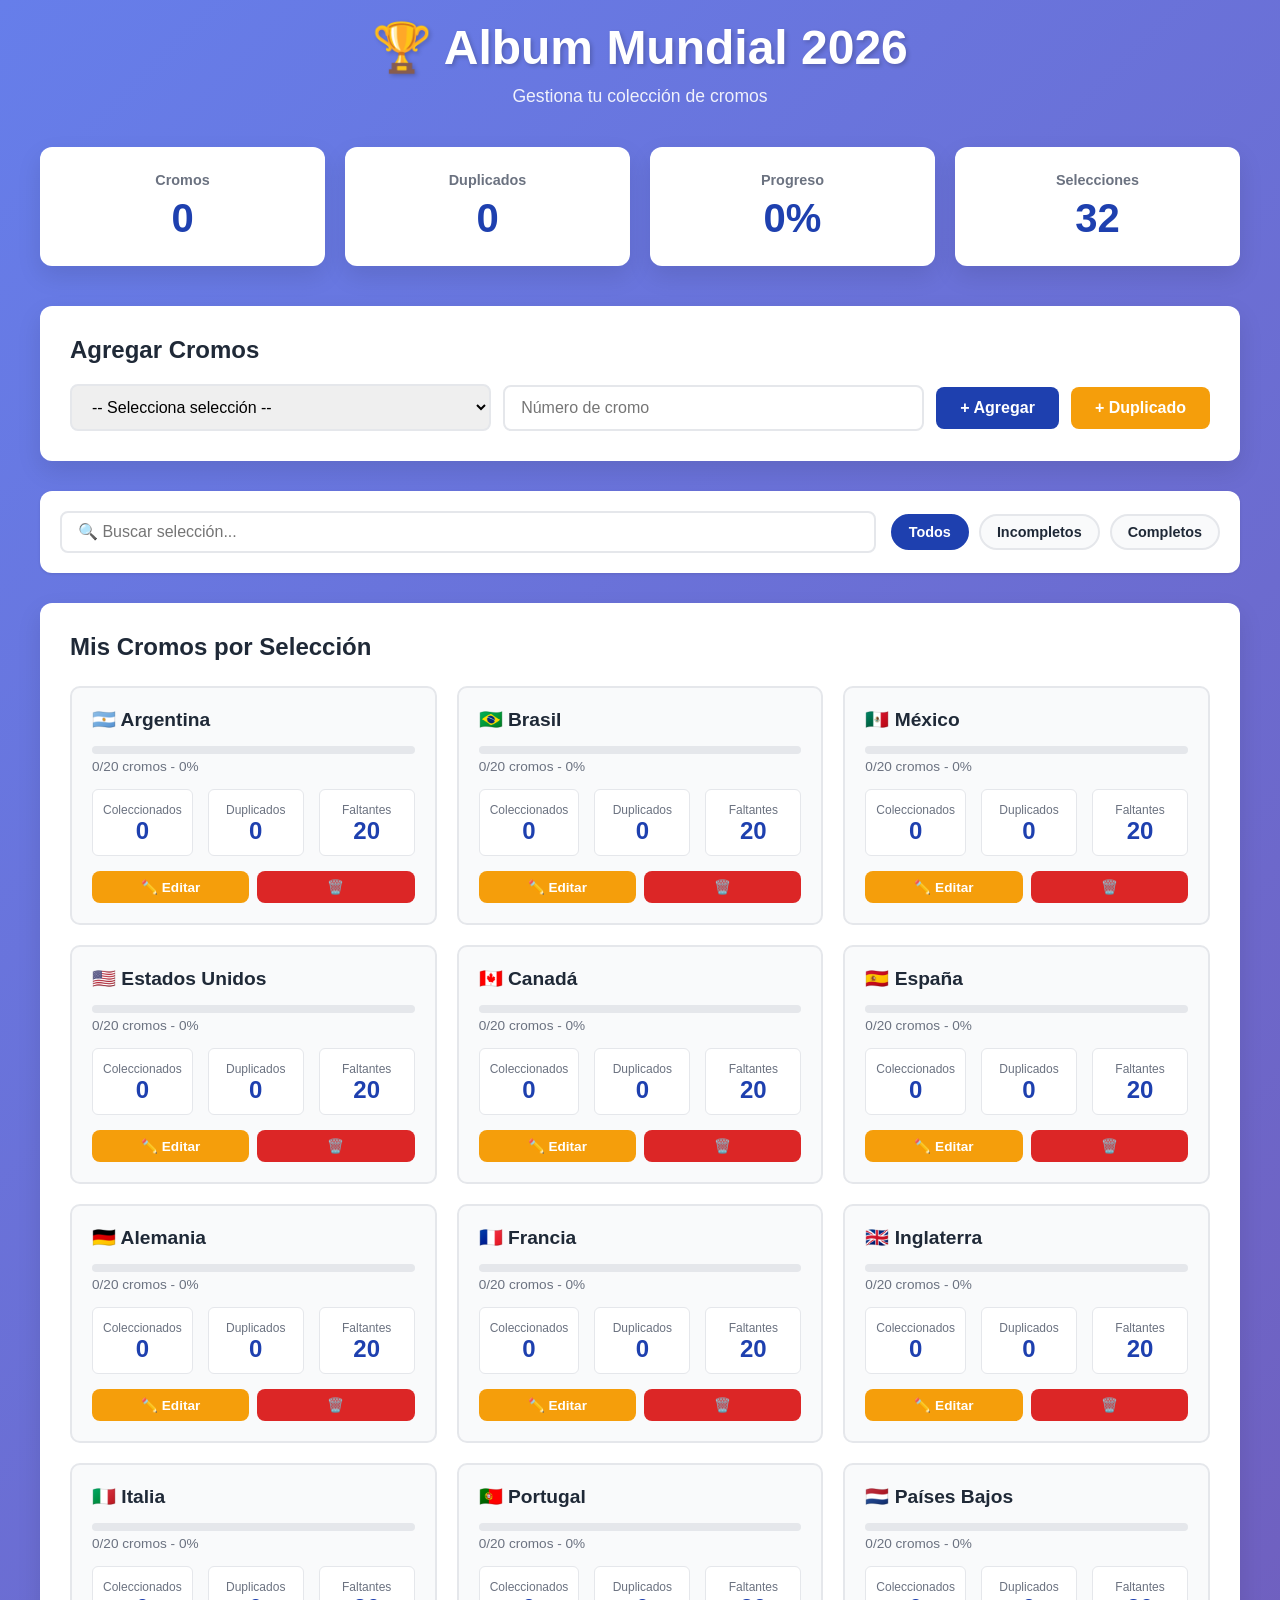
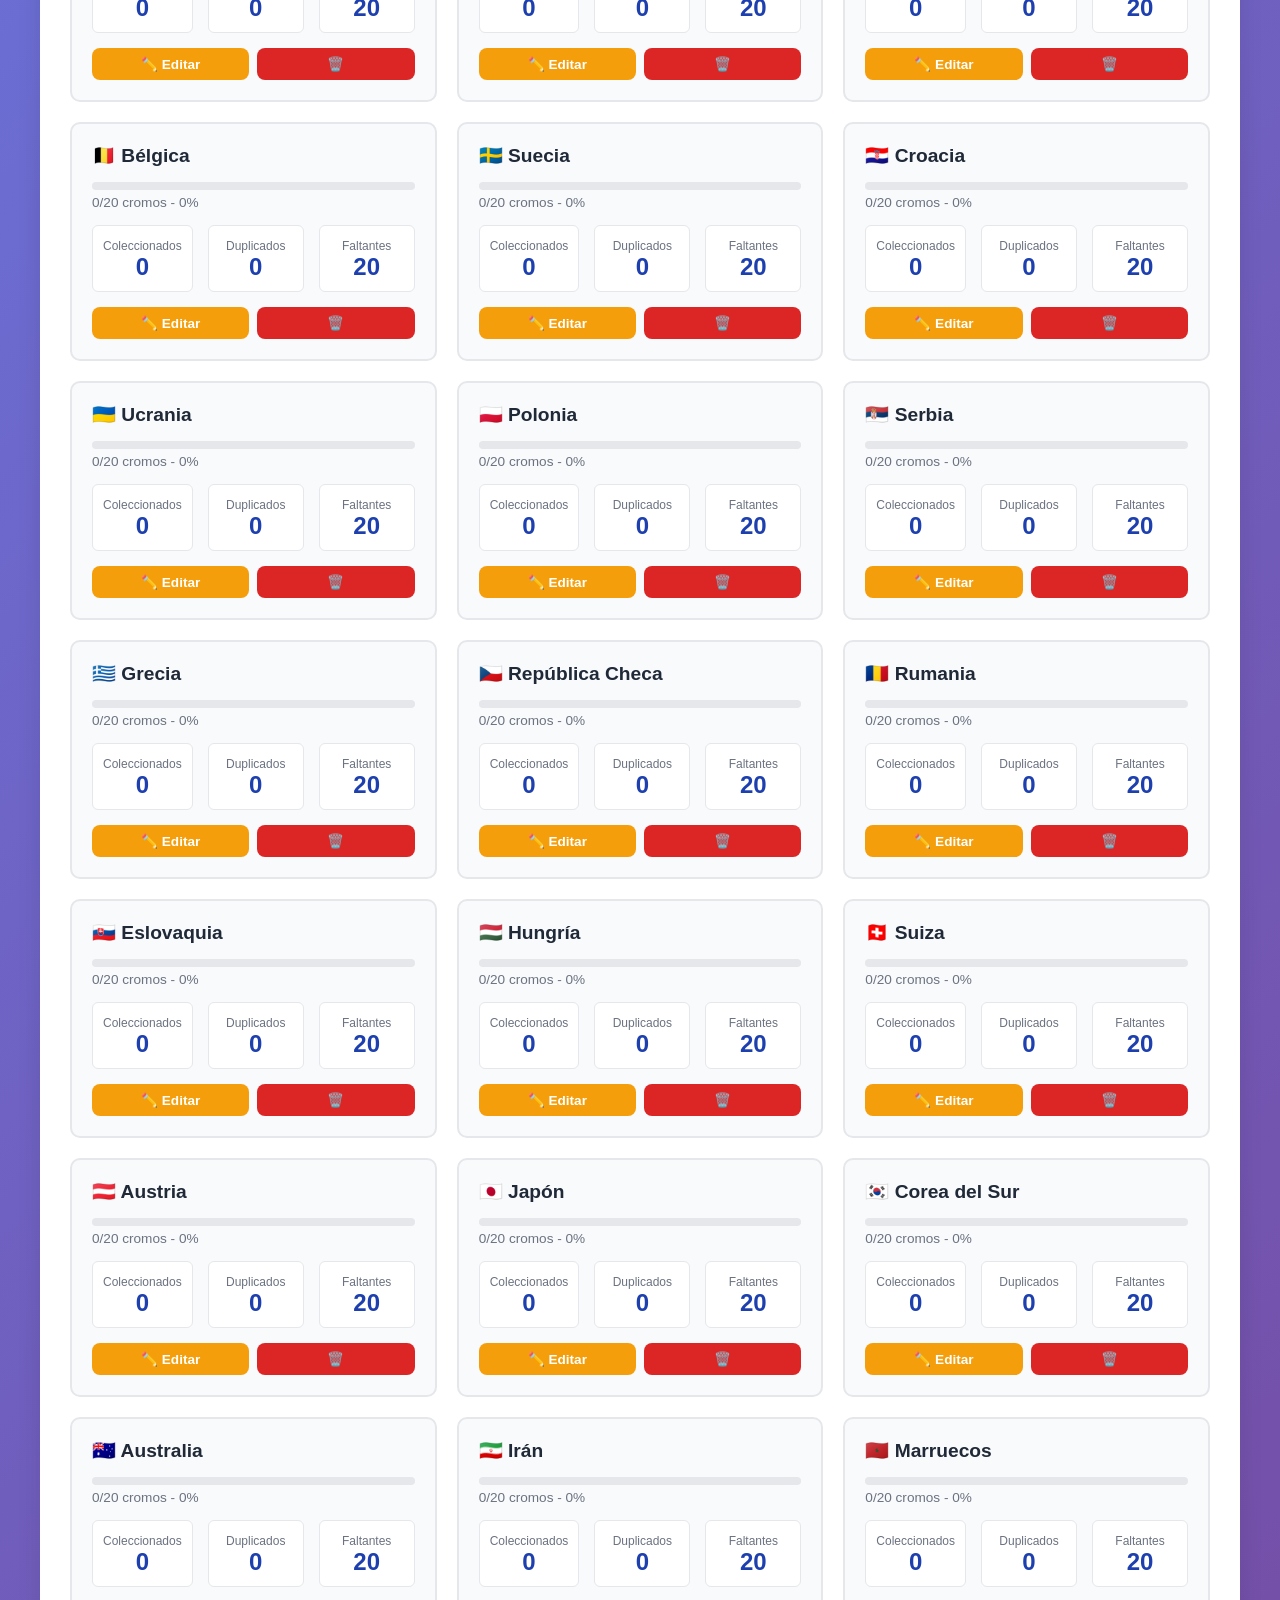
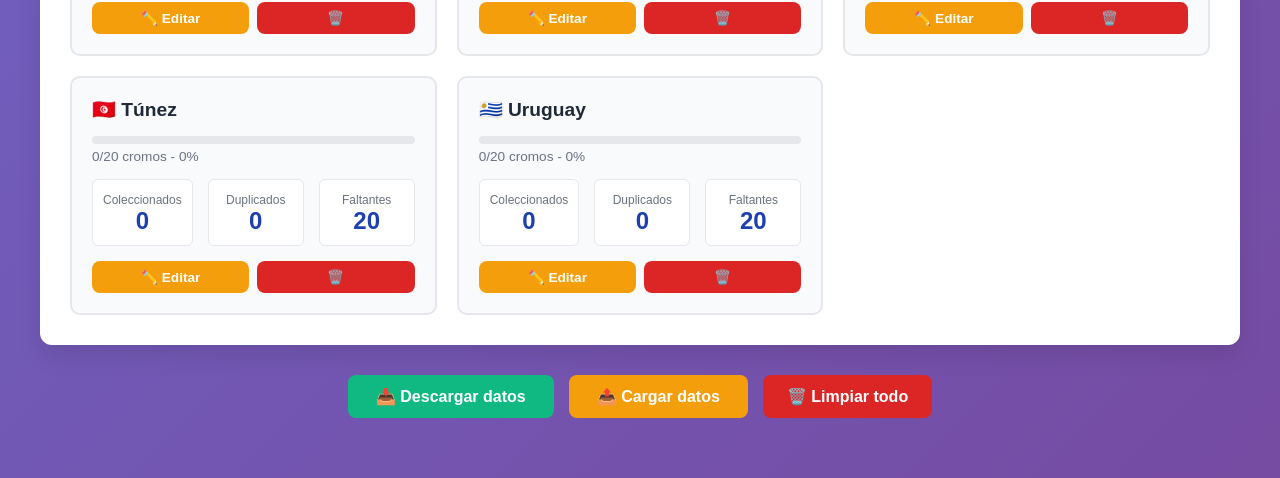
<file: index.html>
<!DOCTYPE html>
<html lang="es">
<head>
    <meta charset="UTF-8">
    <meta name="viewport" content="width=device-width, initial-scale=1.0">
    <title>🏆 Album Mundial 2026</title>
    <link rel="stylesheet" href="styles.css">
</head>
<body>
    <div class="container">
        <!-- Header -->
        <header class="header">
            <h1>🏆 Album Mundial 2026</h1>
            <p class="subtitle">Gestiona tu colección de cromos</p>
        </header>

        <!-- Statistics Section -->
        <section class="stats">
            <div class="stat-card">
                <span class="stat-label">Cromos</span>
                <span class="stat-value" id="totalCards">0</span>
            </div>
            <div class="stat-card">
                <span class="stat-label">Duplicados</span>
                <span class="stat-value" id="duplicateCards">0</span>
            </div>
            <div class="stat-card">
                <span class="stat-label">Progreso</span>
                <span class="stat-value" id="progress">0%</span>
            </div>
            <div class="stat-card">
                <span class="stat-label">Selecciones</span>
                <span class="stat-value" id="teams">32</span>
            </div>
        </section>

        <!-- Control Panel -->
        <section class="controls">
            <h2>Agregar Cromos</h2>
            <div class="control-group">
                <select id="teamSelect">
                    <option value="">-- Selecciona selección --</option>
                </select>
                <input type="number" id="cardNumber" placeholder="Número de cromo" min="1">
                <button onclick="addCard()">+ Agregar</button>
                <button onclick="addDuplicate()" class="btn-secondary">+ Duplicado</button>
            </div>
        </section>

        <!-- Search and Filter -->
        <section class="filter">
            <input type="text" id="searchInput" placeholder="🔍 Buscar selección...">
            <div class="filter-buttons">
                <button onclick="filterByStatus('all')" class="filter-btn active">Todos</button>
                <button onclick="filterByStatus('incomplete')" class="filter-btn">Incompletos</button>
                <button onclick="filterByStatus('complete')" class="filter-btn">Completos</button>
            </div>
        </section>

        <!-- Teams List -->
        <section class="teams-section">
            <h2>Mis Cromos por Selección</h2>
            <div id="teamsList" class="teams-list">
                <!-- Dinamically loaded -->
            </div>
        </section>

        <!-- Action Buttons -->
        <section class="actions">
            <button onclick="exportData()" class="btn-export">📥 Descargar datos</button>
            <button onclick="importData()" class="btn-import">📤 Cargar datos</button>
            <button onclick="clearAll()" class="btn-danger">🗑️ Limpiar todo</button>
        </section>

        <!-- Hidden file input for import -->
        <input type="file" id="fileInput" accept=".json" style="display: none;">
    </div>

    <script src="app.js"></script>
</body>
</html>
</file>
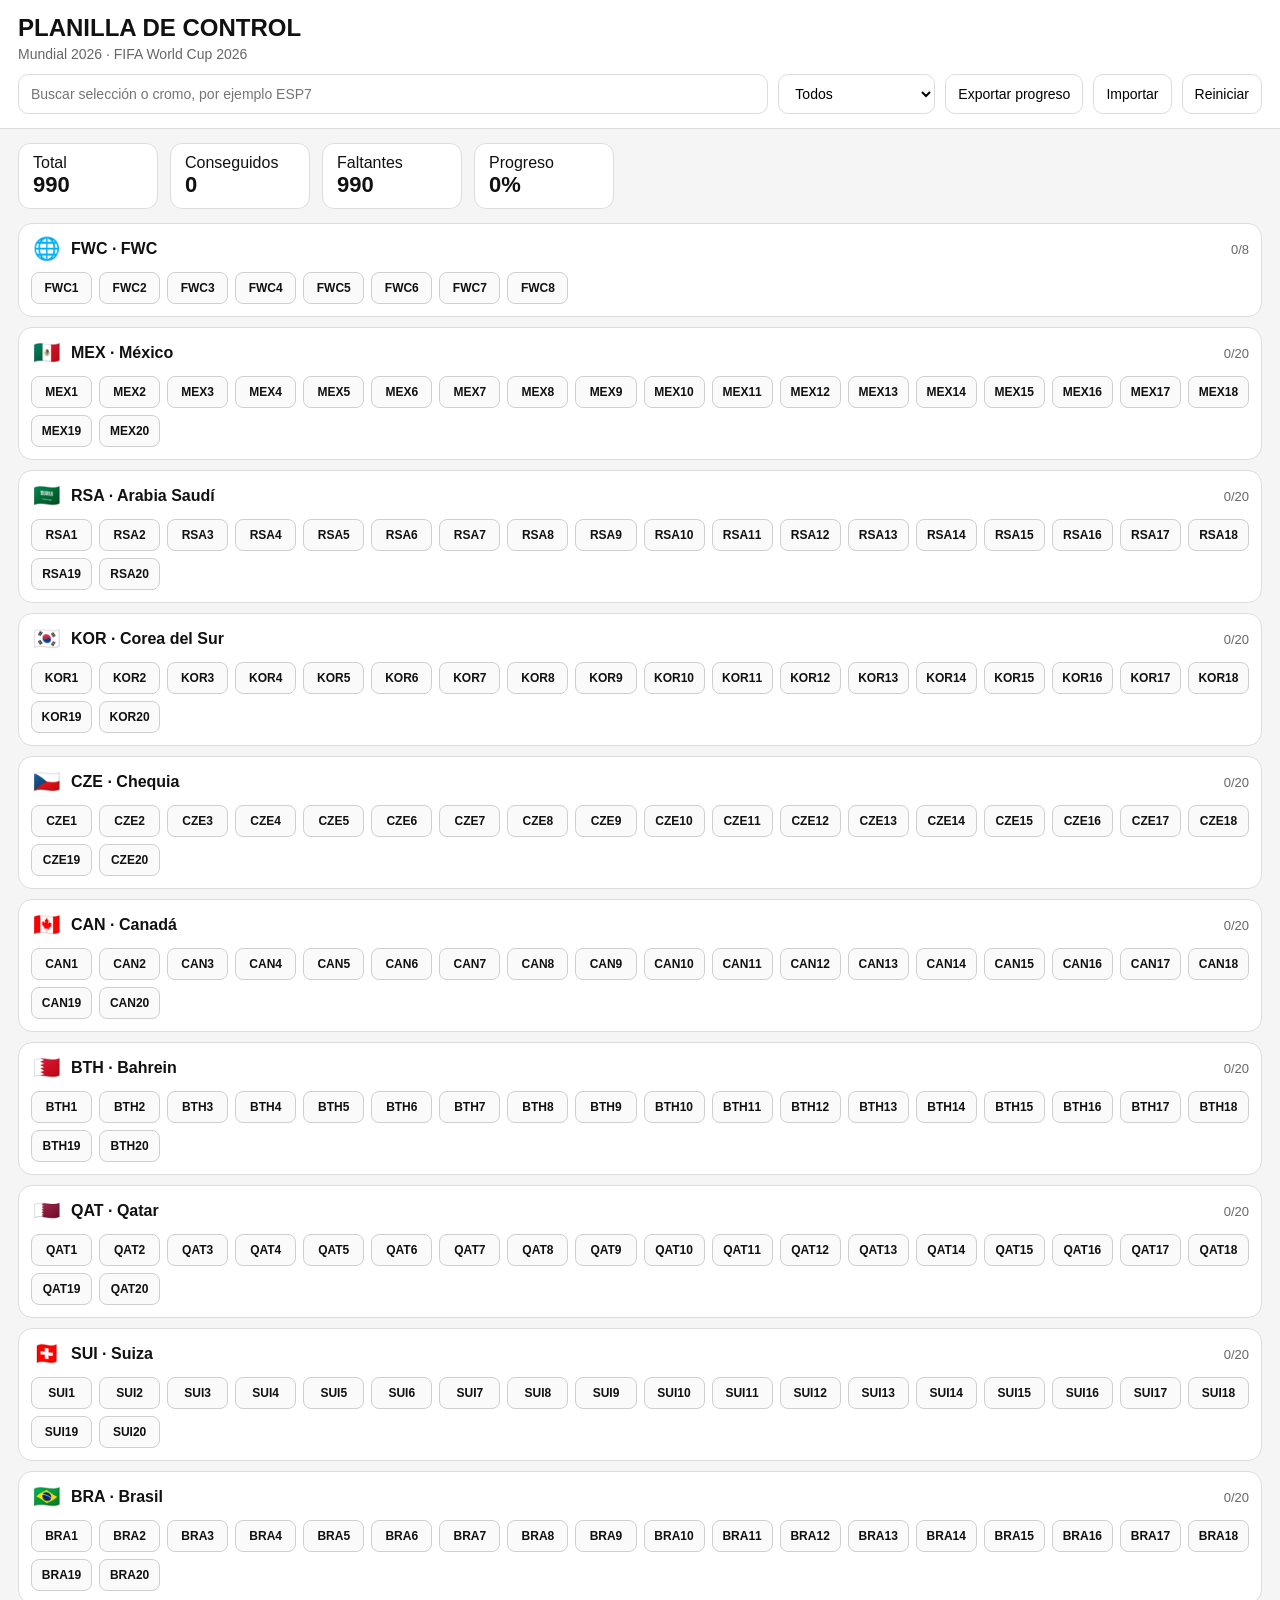
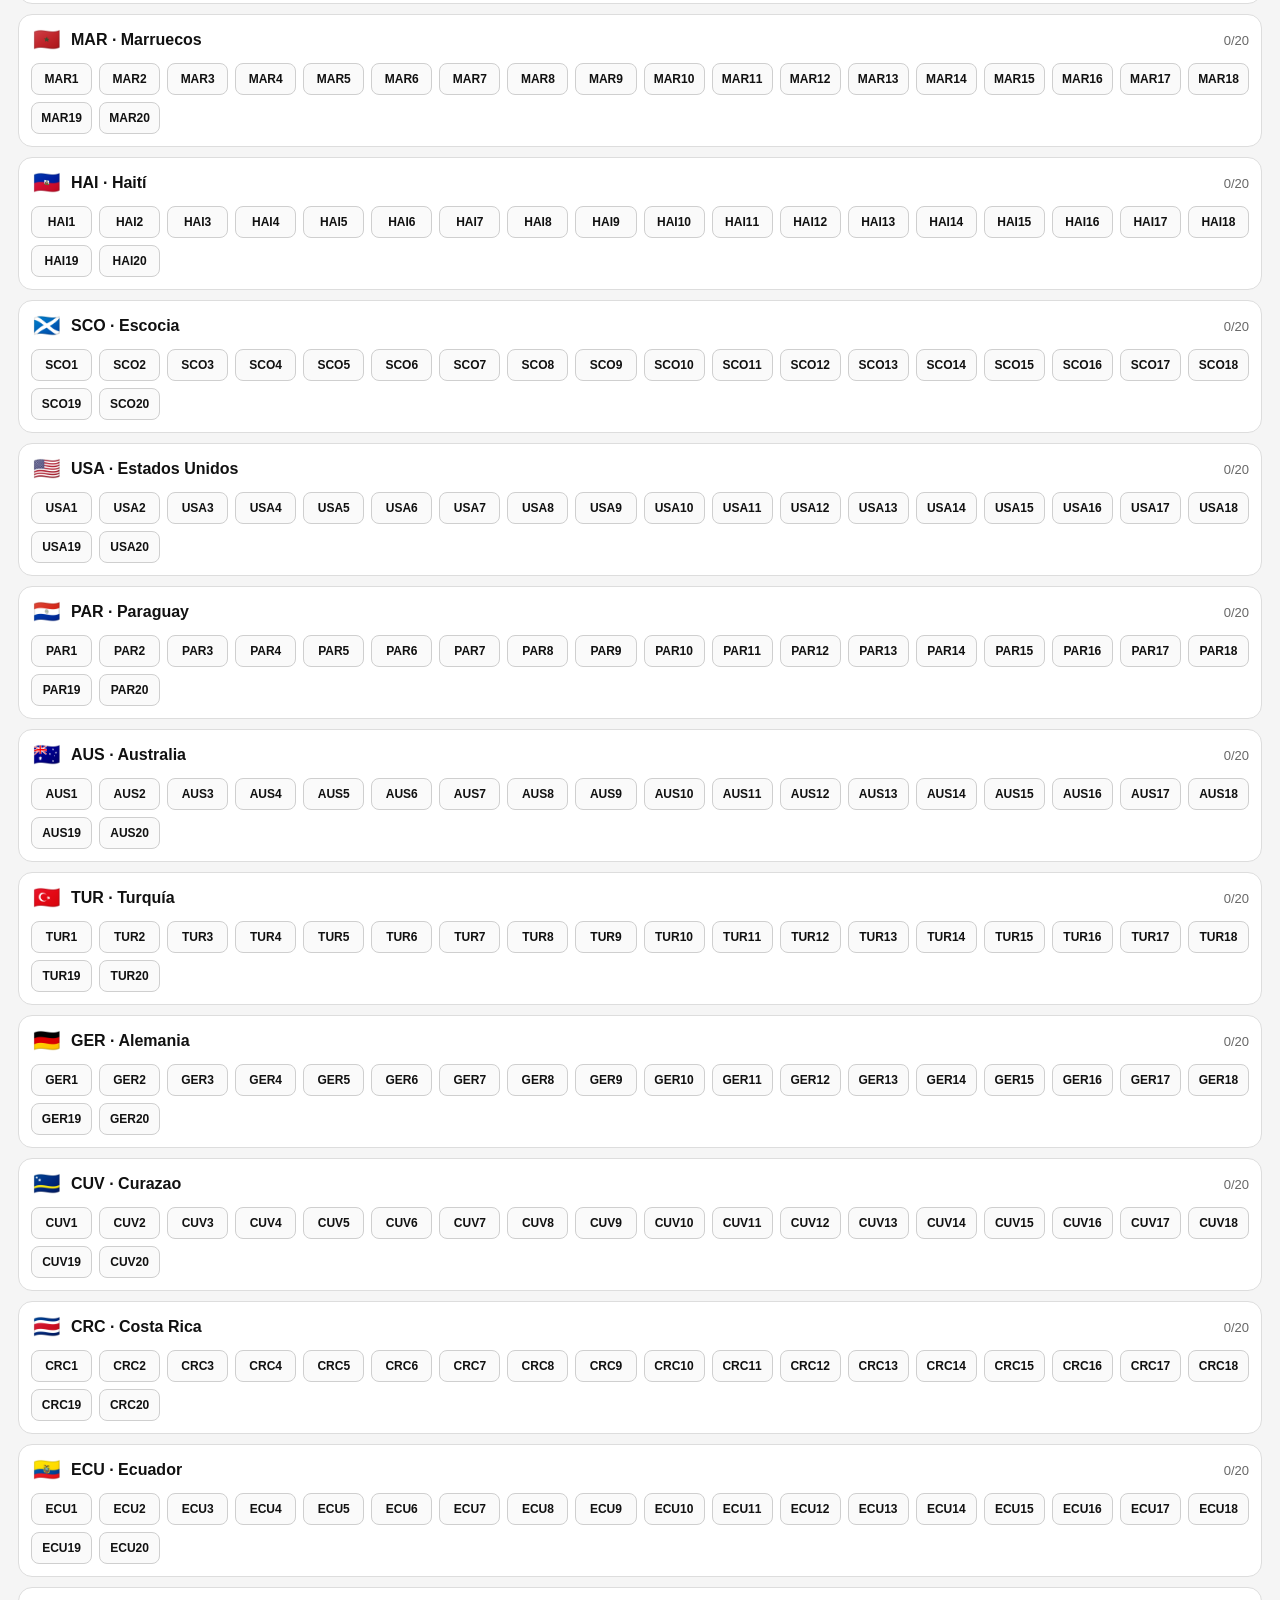
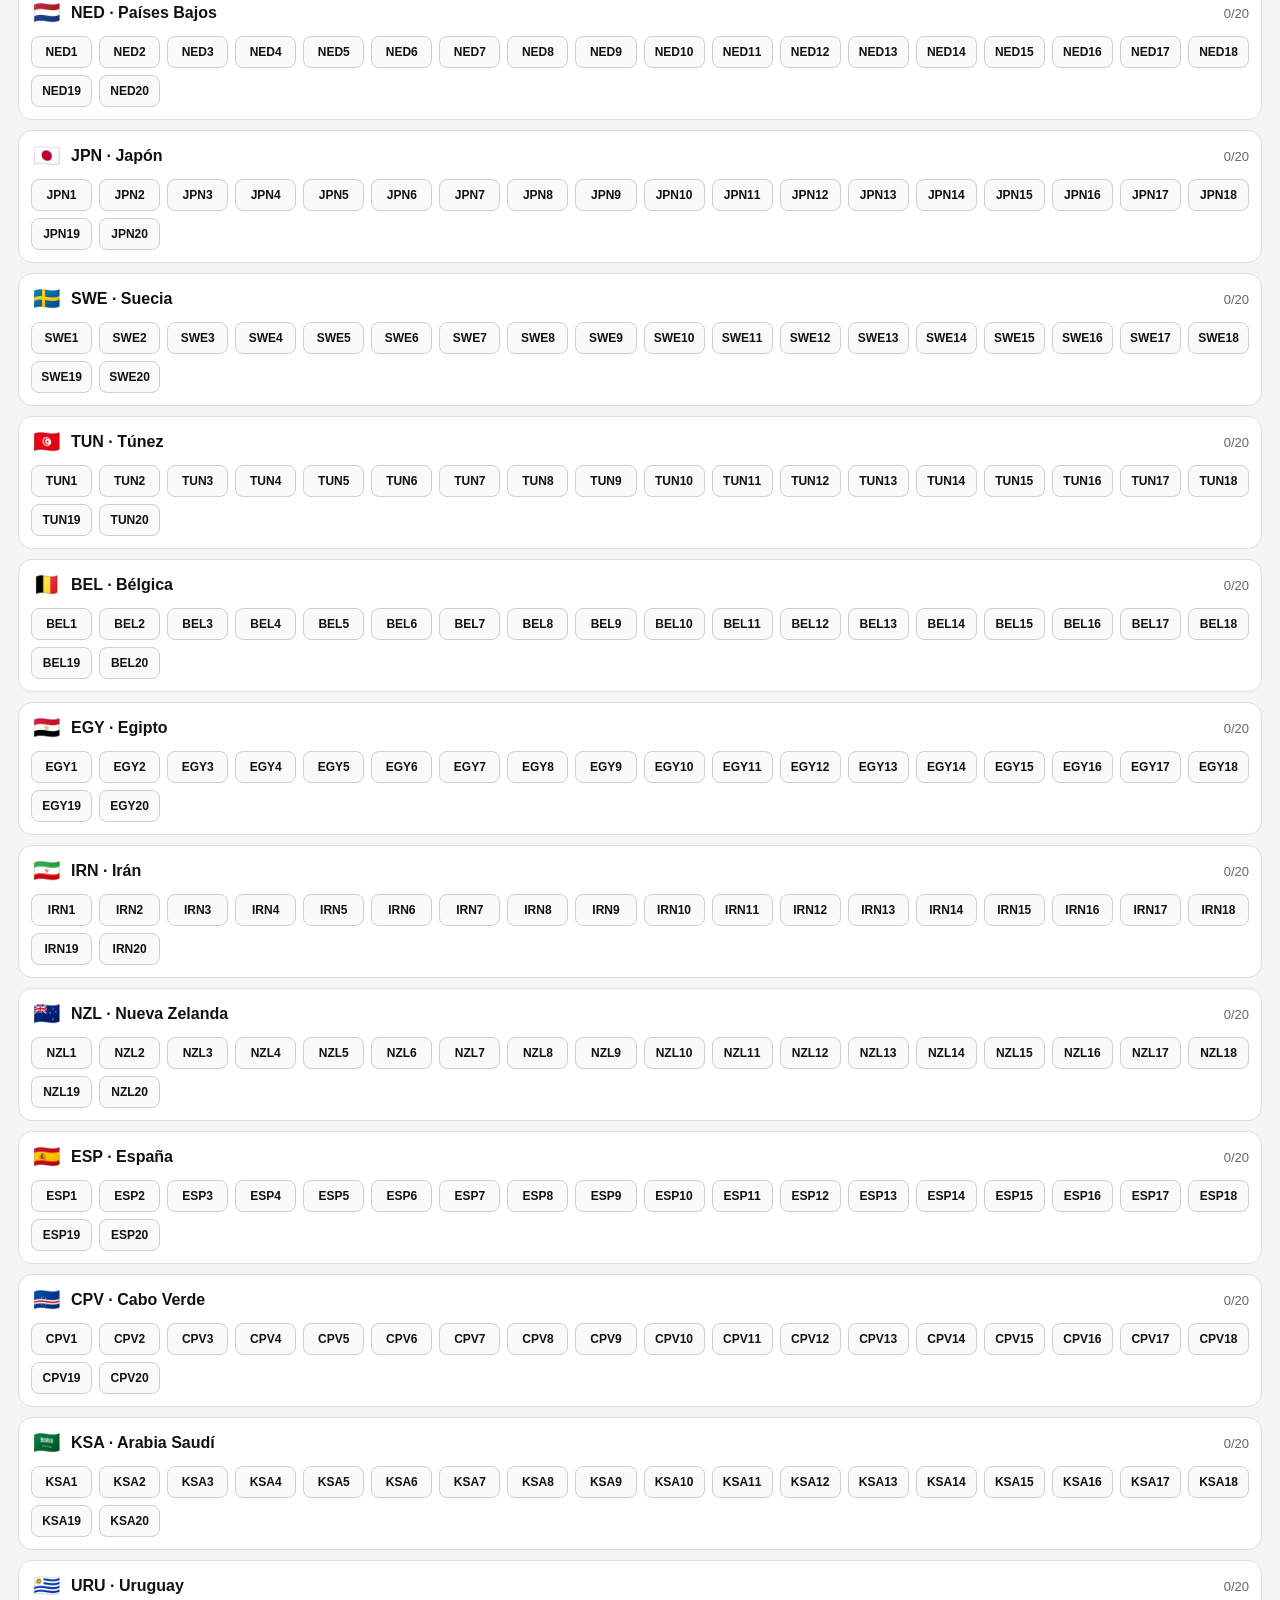
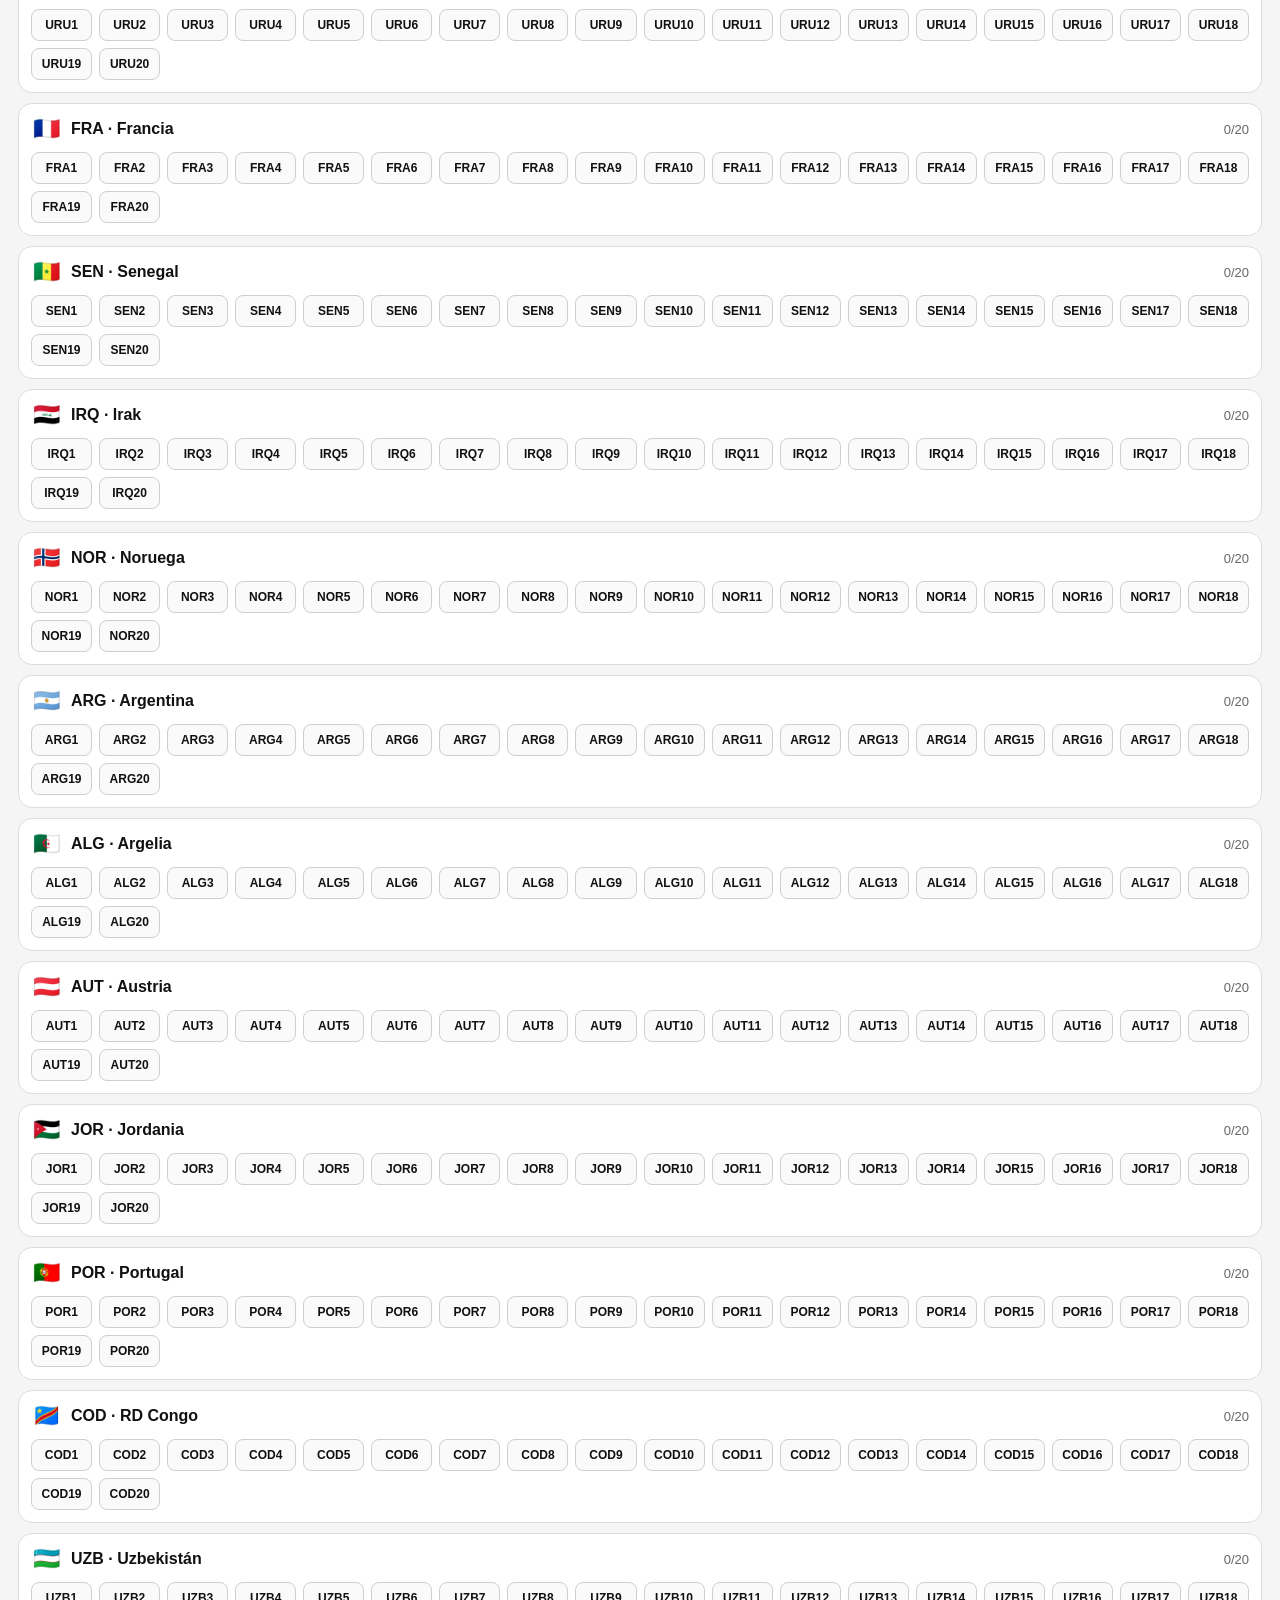
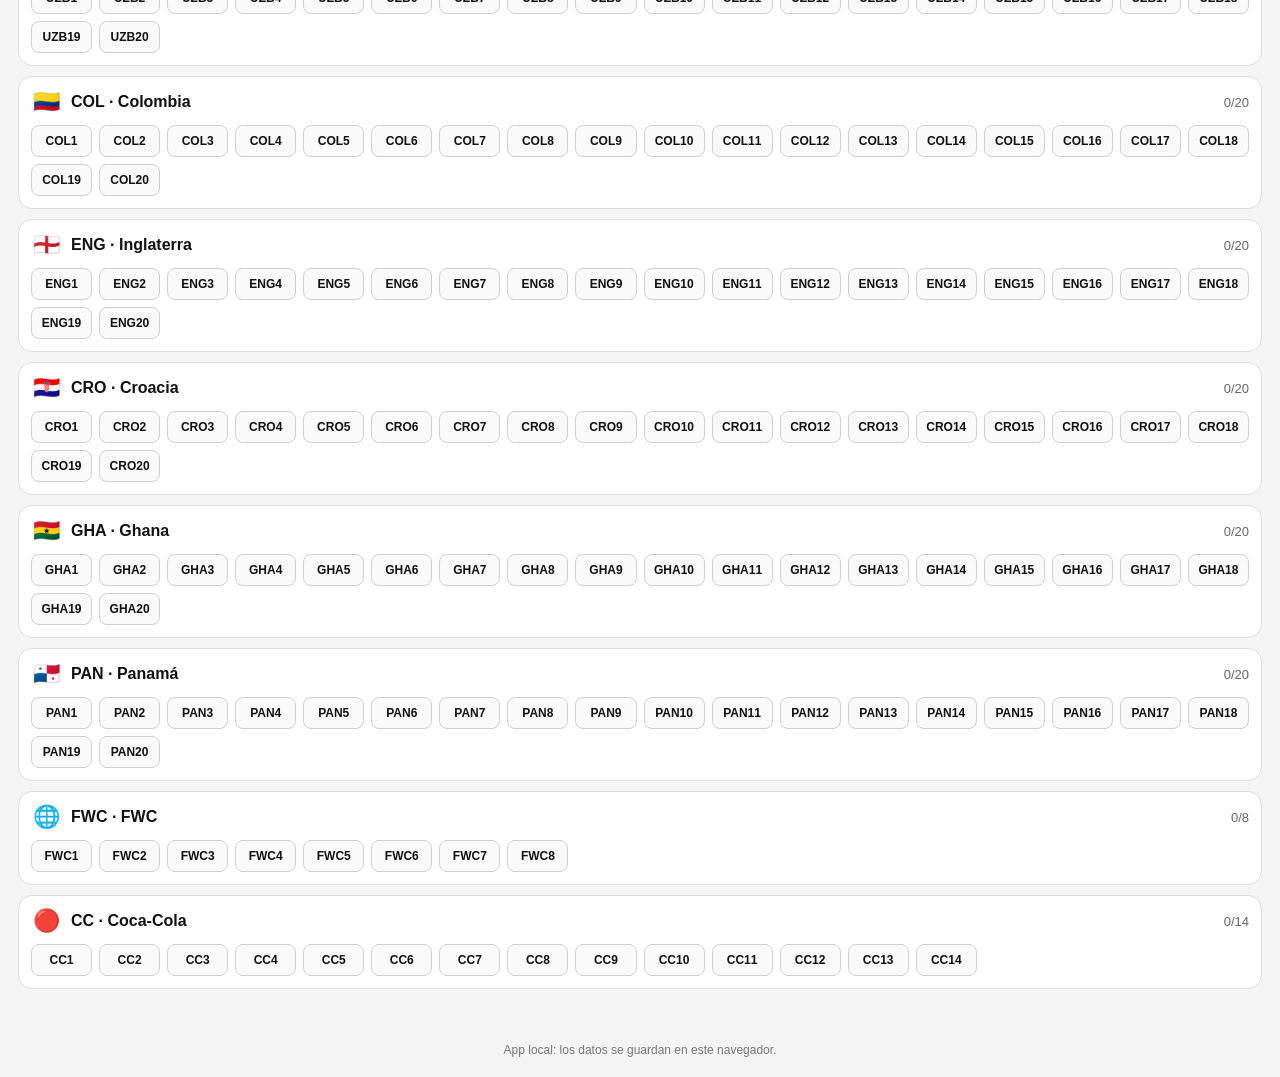
<file: Cromos Mundial 2026.html>
<!doctype html>
<html lang="es">
<head>
<meta charset="utf-8">
<meta name="viewport" content="width=device-width, initial-scale=1">
<title>Control Álbum Mundial 2026</title>
<style>
:root { --bg:#f5f5f5; --card:#fff; --text:#111; --muted:#666; --line:#ddd; --ok:#111; }
* { box-sizing:border-box; }
body { margin:0; font-family:Arial, Helvetica, sans-serif; background:var(--bg); color:var(--text); }
header { position:sticky; top:0; z-index:5; background:#fff; border-bottom:1px solid var(--line); padding:14px 18px; }
h1 { margin:0; font-size:24px; }
.sub { color:var(--muted); margin-top:4px; font-size:14px; }
.controls { display:flex; gap:10px; flex-wrap:wrap; margin-top:12px; }
input, button, select { padding:10px 12px; border:1px solid var(--line); border-radius:10px; background:#fff; font-size:14px; }
input { flex:1; min-width:220px; }
button { cursor:pointer; }
button:hover { background:#eee; }
.stats { display:flex; gap:12px; flex-wrap:wrap; padding:14px 18px; }
.stat { background:#fff; border:1px solid var(--line); border-radius:12px; padding:10px 14px; min-width:140px; }
.stat strong { display:block; font-size:22px; }
main { padding:0 18px 24px; }
.team { background:var(--card); border:1px solid var(--line); border-radius:14px; padding:12px; margin-bottom:10px; }
.team-head { display:flex; align-items:center; gap:10px; margin-bottom:10px; }
.flag { font-size:22px; width:30px; text-align:center; }
.team-title { font-weight:700; min-width:160px; }
.team-count { margin-left:auto; color:var(--muted); font-size:13px; }
.grid { display:grid; grid-template-columns:repeat(auto-fill, minmax(58px, 1fr)); gap:7px; }
.sticker { border:1px solid #cfcfcf; border-radius:8px; padding:8px 4px; text-align:center; background:#fafafa; user-select:none; cursor:pointer; font-weight:700; font-size:12px; }
.sticker.got { background:#111; color:#fff; border-color:#111; text-decoration:line-through; }
footer { color:#777; text-align:center; padding:20px; font-size:12px; }
@media print {
  header .controls, footer { display:none; }
  body { background:#fff; }
  .team { break-inside:avoid; }
}
</style>
</head>
<body>
<header>
  <h1>PLANILLA DE CONTROL</h1>
  <div class="sub">Mundial 2026 · FIFA World Cup 2026</div>
  <div class="controls">
    <input id="search" placeholder="Buscar selección o cromo, por ejemplo ESP7">
    <select id="filter">
      <option value="all">Todos</option>
      <option value="missing">Solo faltantes</option>
      <option value="got">Solo conseguidos</option>
    </select>
    <button onclick="exportData()">Exportar progreso</button>
    <button onclick="document.getElementById('importFile').click()">Importar</button>
    <button onclick="resetData()">Reiniciar</button>
    <input id="importFile" type="file" accept=".json" style="display:none">
  </div>
</header>

<section class="stats">
  <div class="stat"><span>Total</span><strong id="total">0</strong></div>
  <div class="stat"><span>Conseguidos</span><strong id="got">0</strong></div>
  <div class="stat"><span>Faltantes</span><strong id="missing">0</strong></div>
  <div class="stat"><span>Progreso</span><strong id="progress">0%</strong></div>
</section>

<main id="app"></main>
<footer>App local: los datos se guardan en este navegador.</footer>

<script>
const DATA = [{"code": "FWC", "flag": "🌐", "name": "FWC", "stickers": ["FWC1", "FWC2", "FWC3", "FWC4", "FWC5", "FWC6", "FWC7", "FWC8"]}, {"code": "MEX", "flag": "🇲🇽", "name": "México", "stickers": ["MEX1", "MEX2", "MEX3", "MEX4", "MEX5", "MEX6", "MEX7", "MEX8", "MEX9", "MEX10", "MEX11", "MEX12", "MEX13", "MEX14", "MEX15", "MEX16", "MEX17", "MEX18", "MEX19", "MEX20"]}, {"code": "RSA", "flag": "🇸🇦", "name": "Arabia Saudí", "stickers": ["RSA1", "RSA2", "RSA3", "RSA4", "RSA5", "RSA6", "RSA7", "RSA8", "RSA9", "RSA10", "RSA11", "RSA12", "RSA13", "RSA14", "RSA15", "RSA16", "RSA17", "RSA18", "RSA19", "RSA20"]}, {"code": "KOR", "flag": "🇰🇷", "name": "Corea del Sur", "stickers": ["KOR1", "KOR2", "KOR3", "KOR4", "KOR5", "KOR6", "KOR7", "KOR8", "KOR9", "KOR10", "KOR11", "KOR12", "KOR13", "KOR14", "KOR15", "KOR16", "KOR17", "KOR18", "KOR19", "KOR20"]}, {"code": "CZE", "flag": "🇨🇿", "name": "Chequia", "stickers": ["CZE1", "CZE2", "CZE3", "CZE4", "CZE5", "CZE6", "CZE7", "CZE8", "CZE9", "CZE10", "CZE11", "CZE12", "CZE13", "CZE14", "CZE15", "CZE16", "CZE17", "CZE18", "CZE19", "CZE20"]}, {"code": "CAN", "flag": "🇨🇦", "name": "Canadá", "stickers": ["CAN1", "CAN2", "CAN3", "CAN4", "CAN5", "CAN6", "CAN7", "CAN8", "CAN9", "CAN10", "CAN11", "CAN12", "CAN13", "CAN14", "CAN15", "CAN16", "CAN17", "CAN18", "CAN19", "CAN20"]}, {"code": "BTH", "flag": "🇧🇭", "name": "Bahrein", "stickers": ["BTH1", "BTH2", "BTH3", "BTH4", "BTH5", "BTH6", "BTH7", "BTH8", "BTH9", "BTH10", "BTH11", "BTH12", "BTH13", "BTH14", "BTH15", "BTH16", "BTH17", "BTH18", "BTH19", "BTH20"]}, {"code": "QAT", "flag": "🇶🇦", "name": "Qatar", "stickers": ["QAT1", "QAT2", "QAT3", "QAT4", "QAT5", "QAT6", "QAT7", "QAT8", "QAT9", "QAT10", "QAT11", "QAT12", "QAT13", "QAT14", "QAT15", "QAT16", "QAT17", "QAT18", "QAT19", "QAT20"]}, {"code": "SUI", "flag": "🇨🇭", "name": "Suiza", "stickers": ["SUI1", "SUI2", "SUI3", "SUI4", "SUI5", "SUI6", "SUI7", "SUI8", "SUI9", "SUI10", "SUI11", "SUI12", "SUI13", "SUI14", "SUI15", "SUI16", "SUI17", "SUI18", "SUI19", "SUI20"]}, {"code": "BRA", "flag": "🇧🇷", "name": "Brasil", "stickers": ["BRA1", "BRA2", "BRA3", "BRA4", "BRA5", "BRA6", "BRA7", "BRA8", "BRA9", "BRA10", "BRA11", "BRA12", "BRA13", "BRA14", "BRA15", "BRA16", "BRA17", "BRA18", "BRA19", "BRA20"]}, {"code": "MAR", "flag": "🇲🇦", "name": "Marruecos", "stickers": ["MAR1", "MAR2", "MAR3", "MAR4", "MAR5", "MAR6", "MAR7", "MAR8", "MAR9", "MAR10", "MAR11", "MAR12", "MAR13", "MAR14", "MAR15", "MAR16", "MAR17", "MAR18", "MAR19", "MAR20"]}, {"code": "HAI", "flag": "🇭🇹", "name": "Haití", "stickers": ["HAI1", "HAI2", "HAI3", "HAI4", "HAI5", "HAI6", "HAI7", "HAI8", "HAI9", "HAI10", "HAI11", "HAI12", "HAI13", "HAI14", "HAI15", "HAI16", "HAI17", "HAI18", "HAI19", "HAI20"]}, {"code": "SCO", "flag": "🏴󠁧󠁢󠁳󠁣󠁴󠁿", "name": "Escocia", "stickers": ["SCO1", "SCO2", "SCO3", "SCO4", "SCO5", "SCO6", "SCO7", "SCO8", "SCO9", "SCO10", "SCO11", "SCO12", "SCO13", "SCO14", "SCO15", "SCO16", "SCO17", "SCO18", "SCO19", "SCO20"]}, {"code": "USA", "flag": "🇺🇸", "name": "Estados Unidos", "stickers": ["USA1", "USA2", "USA3", "USA4", "USA5", "USA6", "USA7", "USA8", "USA9", "USA10", "USA11", "USA12", "USA13", "USA14", "USA15", "USA16", "USA17", "USA18", "USA19", "USA20"]}, {"code": "PAR", "flag": "🇵🇾", "name": "Paraguay", "stickers": ["PAR1", "PAR2", "PAR3", "PAR4", "PAR5", "PAR6", "PAR7", "PAR8", "PAR9", "PAR10", "PAR11", "PAR12", "PAR13", "PAR14", "PAR15", "PAR16", "PAR17", "PAR18", "PAR19", "PAR20"]}, {"code": "AUS", "flag": "🇦🇺", "name": "Australia", "stickers": ["AUS1", "AUS2", "AUS3", "AUS4", "AUS5", "AUS6", "AUS7", "AUS8", "AUS9", "AUS10", "AUS11", "AUS12", "AUS13", "AUS14", "AUS15", "AUS16", "AUS17", "AUS18", "AUS19", "AUS20"]}, {"code": "TUR", "flag": "🇹🇷", "name": "Turquía", "stickers": ["TUR1", "TUR2", "TUR3", "TUR4", "TUR5", "TUR6", "TUR7", "TUR8", "TUR9", "TUR10", "TUR11", "TUR12", "TUR13", "TUR14", "TUR15", "TUR16", "TUR17", "TUR18", "TUR19", "TUR20"]}, {"code": "GER", "flag": "🇩🇪", "name": "Alemania", "stickers": ["GER1", "GER2", "GER3", "GER4", "GER5", "GER6", "GER7", "GER8", "GER9", "GER10", "GER11", "GER12", "GER13", "GER14", "GER15", "GER16", "GER17", "GER18", "GER19", "GER20"]}, {"code": "CUV", "flag": "🇨🇼", "name": "Curazao", "stickers": ["CUV1", "CUV2", "CUV3", "CUV4", "CUV5", "CUV6", "CUV7", "CUV8", "CUV9", "CUV10", "CUV11", "CUV12", "CUV13", "CUV14", "CUV15", "CUV16", "CUV17", "CUV18", "CUV19", "CUV20"]}, {"code": "CRC", "flag": "🇨🇷", "name": "Costa Rica", "stickers": ["CRC1", "CRC2", "CRC3", "CRC4", "CRC5", "CRC6", "CRC7", "CRC8", "CRC9", "CRC10", "CRC11", "CRC12", "CRC13", "CRC14", "CRC15", "CRC16", "CRC17", "CRC18", "CRC19", "CRC20"]}, {"code": "ECU", "flag": "🇪🇨", "name": "Ecuador", "stickers": ["ECU1", "ECU2", "ECU3", "ECU4", "ECU5", "ECU6", "ECU7", "ECU8", "ECU9", "ECU10", "ECU11", "ECU12", "ECU13", "ECU14", "ECU15", "ECU16", "ECU17", "ECU18", "ECU19", "ECU20"]}, {"code": "NED", "flag": "🇳🇱", "name": "Países Bajos", "stickers": ["NED1", "NED2", "NED3", "NED4", "NED5", "NED6", "NED7", "NED8", "NED9", "NED10", "NED11", "NED12", "NED13", "NED14", "NED15", "NED16", "NED17", "NED18", "NED19", "NED20"]}, {"code": "JPN", "flag": "🇯🇵", "name": "Japón", "stickers": ["JPN1", "JPN2", "JPN3", "JPN4", "JPN5", "JPN6", "JPN7", "JPN8", "JPN9", "JPN10", "JPN11", "JPN12", "JPN13", "JPN14", "JPN15", "JPN16", "JPN17", "JPN18", "JPN19", "JPN20"]}, {"code": "SWE", "flag": "🇸🇪", "name": "Suecia", "stickers": ["SWE1", "SWE2", "SWE3", "SWE4", "SWE5", "SWE6", "SWE7", "SWE8", "SWE9", "SWE10", "SWE11", "SWE12", "SWE13", "SWE14", "SWE15", "SWE16", "SWE17", "SWE18", "SWE19", "SWE20"]}, {"code": "TUN", "flag": "🇹🇳", "name": "Túnez", "stickers": ["TUN1", "TUN2", "TUN3", "TUN4", "TUN5", "TUN6", "TUN7", "TUN8", "TUN9", "TUN10", "TUN11", "TUN12", "TUN13", "TUN14", "TUN15", "TUN16", "TUN17", "TUN18", "TUN19", "TUN20"]}, {"code": "BEL", "flag": "🇧🇪", "name": "Bélgica", "stickers": ["BEL1", "BEL2", "BEL3", "BEL4", "BEL5", "BEL6", "BEL7", "BEL8", "BEL9", "BEL10", "BEL11", "BEL12", "BEL13", "BEL14", "BEL15", "BEL16", "BEL17", "BEL18", "BEL19", "BEL20"]}, {"code": "EGY", "flag": "🇪🇬", "name": "Egipto", "stickers": ["EGY1", "EGY2", "EGY3", "EGY4", "EGY5", "EGY6", "EGY7", "EGY8", "EGY9", "EGY10", "EGY11", "EGY12", "EGY13", "EGY14", "EGY15", "EGY16", "EGY17", "EGY18", "EGY19", "EGY20"]}, {"code": "IRN", "flag": "🇮🇷", "name": "Irán", "stickers": ["IRN1", "IRN2", "IRN3", "IRN4", "IRN5", "IRN6", "IRN7", "IRN8", "IRN9", "IRN10", "IRN11", "IRN12", "IRN13", "IRN14", "IRN15", "IRN16", "IRN17", "IRN18", "IRN19", "IRN20"]}, {"code": "NZL", "flag": "🇳🇿", "name": "Nueva Zelanda", "stickers": ["NZL1", "NZL2", "NZL3", "NZL4", "NZL5", "NZL6", "NZL7", "NZL8", "NZL9", "NZL10", "NZL11", "NZL12", "NZL13", "NZL14", "NZL15", "NZL16", "NZL17", "NZL18", "NZL19", "NZL20"]}, {"code": "ESP", "flag": "🇪🇸", "name": "España", "stickers": ["ESP1", "ESP2", "ESP3", "ESP4", "ESP5", "ESP6", "ESP7", "ESP8", "ESP9", "ESP10", "ESP11", "ESP12", "ESP13", "ESP14", "ESP15", "ESP16", "ESP17", "ESP18", "ESP19", "ESP20"]}, {"code": "CPV", "flag": "🇨🇻", "name": "Cabo Verde", "stickers": ["CPV1", "CPV2", "CPV3", "CPV4", "CPV5", "CPV6", "CPV7", "CPV8", "CPV9", "CPV10", "CPV11", "CPV12", "CPV13", "CPV14", "CPV15", "CPV16", "CPV17", "CPV18", "CPV19", "CPV20"]}, {"code": "KSA", "flag": "🇸🇦", "name": "Arabia Saudí", "stickers": ["KSA1", "KSA2", "KSA3", "KSA4", "KSA5", "KSA6", "KSA7", "KSA8", "KSA9", "KSA10", "KSA11", "KSA12", "KSA13", "KSA14", "KSA15", "KSA16", "KSA17", "KSA18", "KSA19", "KSA20"]}, {"code": "URU", "flag": "🇺🇾", "name": "Uruguay", "stickers": ["URU1", "URU2", "URU3", "URU4", "URU5", "URU6", "URU7", "URU8", "URU9", "URU10", "URU11", "URU12", "URU13", "URU14", "URU15", "URU16", "URU17", "URU18", "URU19", "URU20"]}, {"code": "FRA", "flag": "🇫🇷", "name": "Francia", "stickers": ["FRA1", "FRA2", "FRA3", "FRA4", "FRA5", "FRA6", "FRA7", "FRA8", "FRA9", "FRA10", "FRA11", "FRA12", "FRA13", "FRA14", "FRA15", "FRA16", "FRA17", "FRA18", "FRA19", "FRA20"]}, {"code": "SEN", "flag": "🇸🇳", "name": "Senegal", "stickers": ["SEN1", "SEN2", "SEN3", "SEN4", "SEN5", "SEN6", "SEN7", "SEN8", "SEN9", "SEN10", "SEN11", "SEN12", "SEN13", "SEN14", "SEN15", "SEN16", "SEN17", "SEN18", "SEN19", "SEN20"]}, {"code": "IRQ", "flag": "🇮🇶", "name": "Irak", "stickers": ["IRQ1", "IRQ2", "IRQ3", "IRQ4", "IRQ5", "IRQ6", "IRQ7", "IRQ8", "IRQ9", "IRQ10", "IRQ11", "IRQ12", "IRQ13", "IRQ14", "IRQ15", "IRQ16", "IRQ17", "IRQ18", "IRQ19", "IRQ20"]}, {"code": "NOR", "flag": "🇳🇴", "name": "Noruega", "stickers": ["NOR1", "NOR2", "NOR3", "NOR4", "NOR5", "NOR6", "NOR7", "NOR8", "NOR9", "NOR10", "NOR11", "NOR12", "NOR13", "NOR14", "NOR15", "NOR16", "NOR17", "NOR18", "NOR19", "NOR20"]}, {"code": "ARG", "flag": "🇦🇷", "name": "Argentina", "stickers": ["ARG1", "ARG2", "ARG3", "ARG4", "ARG5", "ARG6", "ARG7", "ARG8", "ARG9", "ARG10", "ARG11", "ARG12", "ARG13", "ARG14", "ARG15", "ARG16", "ARG17", "ARG18", "ARG19", "ARG20"]}, {"code": "ALG", "flag": "🇩🇿", "name": "Argelia", "stickers": ["ALG1", "ALG2", "ALG3", "ALG4", "ALG5", "ALG6", "ALG7", "ALG8", "ALG9", "ALG10", "ALG11", "ALG12", "ALG13", "ALG14", "ALG15", "ALG16", "ALG17", "ALG18", "ALG19", "ALG20"]}, {"code": "AUT", "flag": "🇦🇹", "name": "Austria", "stickers": ["AUT1", "AUT2", "AUT3", "AUT4", "AUT5", "AUT6", "AUT7", "AUT8", "AUT9", "AUT10", "AUT11", "AUT12", "AUT13", "AUT14", "AUT15", "AUT16", "AUT17", "AUT18", "AUT19", "AUT20"]}, {"code": "JOR", "flag": "🇯🇴", "name": "Jordania", "stickers": ["JOR1", "JOR2", "JOR3", "JOR4", "JOR5", "JOR6", "JOR7", "JOR8", "JOR9", "JOR10", "JOR11", "JOR12", "JOR13", "JOR14", "JOR15", "JOR16", "JOR17", "JOR18", "JOR19", "JOR20"]}, {"code": "POR", "flag": "🇵🇹", "name": "Portugal", "stickers": ["POR1", "POR2", "POR3", "POR4", "POR5", "POR6", "POR7", "POR8", "POR9", "POR10", "POR11", "POR12", "POR13", "POR14", "POR15", "POR16", "POR17", "POR18", "POR19", "POR20"]}, {"code": "COD", "flag": "🇨🇩", "name": "RD Congo", "stickers": ["COD1", "COD2", "COD3", "COD4", "COD5", "COD6", "COD7", "COD8", "COD9", "COD10", "COD11", "COD12", "COD13", "COD14", "COD15", "COD16", "COD17", "COD18", "COD19", "COD20"]}, {"code": "UZB", "flag": "🇺🇿", "name": "Uzbekistán", "stickers": ["UZB1", "UZB2", "UZB3", "UZB4", "UZB5", "UZB6", "UZB7", "UZB8", "UZB9", "UZB10", "UZB11", "UZB12", "UZB13", "UZB14", "UZB15", "UZB16", "UZB17", "UZB18", "UZB19", "UZB20"]}, {"code": "COL", "flag": "🇨🇴", "name": "Colombia", "stickers": ["COL1", "COL2", "COL3", "COL4", "COL5", "COL6", "COL7", "COL8", "COL9", "COL10", "COL11", "COL12", "COL13", "COL14", "COL15", "COL16", "COL17", "COL18", "COL19", "COL20"]}, {"code": "ENG", "flag": "🏴󠁧󠁢󠁥󠁮󠁧󠁿", "name": "Inglaterra", "stickers": ["ENG1", "ENG2", "ENG3", "ENG4", "ENG5", "ENG6", "ENG7", "ENG8", "ENG9", "ENG10", "ENG11", "ENG12", "ENG13", "ENG14", "ENG15", "ENG16", "ENG17", "ENG18", "ENG19", "ENG20"]}, {"code": "CRO", "flag": "🇭🇷", "name": "Croacia", "stickers": ["CRO1", "CRO2", "CRO3", "CRO4", "CRO5", "CRO6", "CRO7", "CRO8", "CRO9", "CRO10", "CRO11", "CRO12", "CRO13", "CRO14", "CRO15", "CRO16", "CRO17", "CRO18", "CRO19", "CRO20"]}, {"code": "GHA", "flag": "🇬🇭", "name": "Ghana", "stickers": ["GHA1", "GHA2", "GHA3", "GHA4", "GHA5", "GHA6", "GHA7", "GHA8", "GHA9", "GHA10", "GHA11", "GHA12", "GHA13", "GHA14", "GHA15", "GHA16", "GHA17", "GHA18", "GHA19", "GHA20"]}, {"code": "PAN", "flag": "🇵🇦", "name": "Panamá", "stickers": ["PAN1", "PAN2", "PAN3", "PAN4", "PAN5", "PAN6", "PAN7", "PAN8", "PAN9", "PAN10", "PAN11", "PAN12", "PAN13", "PAN14", "PAN15", "PAN16", "PAN17", "PAN18", "PAN19", "PAN20"]}, {"code": "FWC", "flag": "🌐", "name": "FWC", "stickers": ["FWC1", "FWC2", "FWC3", "FWC4", "FWC5", "FWC6", "FWC7", "FWC8"]}, {"code": "CC", "flag": "🔴", "name": "Coca-Cola", "stickers": ["CC1", "CC2", "CC3", "CC4", "CC5", "CC6", "CC7", "CC8", "CC9", "CC10", "CC11", "CC12", "CC13", "CC14"]}];
const KEY = "panini_mundial_2026_progreso_v1";
let owned = new Set(JSON.parse(localStorage.getItem(KEY) || "[]"));

function save() {
  localStorage.setItem(KEY, JSON.stringify([...owned]));
}

function render() {
  const q = document.getElementById("search").value.trim().toLowerCase();
  const filter = document.getElementById("filter").value;
  const app = document.getElementById("app");
  app.innerHTML = "";
  let total=0, got=0;

  DATA.forEach(team => {
    const stickers = team.stickers.filter(s => {
      const isGot = owned.has(s);
      const textMatch = !q || team.name.toLowerCase().includes(q) || team.code.toLowerCase().includes(q) || s.toLowerCase().includes(q);
      const filterMatch = filter === "all" || (filter === "got" && isGot) || (filter === "missing" && !isGot);
      return textMatch && filterMatch;
    });
    total += team.stickers.length;
    got += team.stickers.filter(s => owned.has(s)).length;
    if (!stickers.length) return;

    const teamGot = team.stickers.filter(s => owned.has(s)).length;
    const section = document.createElement("section");
    section.className = "team";
    section.innerHTML = `
      <div class="team-head">
        <div class="flag">${team.flag}</div>
        <div class="team-title">${team.code} · ${team.name}</div>
        <div class="team-count">${teamGot}/${team.stickers.length}</div>
      </div>
      <div class="grid">
        ${stickers.map(s => `<div class="sticker ${owned.has(s) ? "got" : ""}" data-code="${s}">${s}</div>`).join("")}
      </div>`;
    app.appendChild(section);
  });

  document.querySelectorAll(".sticker").forEach(el => {
    el.addEventListener("click", () => {
      const code = el.dataset.code;
      if (owned.has(code)) owned.delete(code); else owned.add(code);
      save(); render();
    });
  });

  document.getElementById("total").textContent = total;
  document.getElementById("got").textContent = got;
  document.getElementById("missing").textContent = total - got;
  document.getElementById("progress").textContent = Math.round((got/total)*100) + "%";
}

function exportData() {
  const blob = new Blob([JSON.stringify([...owned], null, 2)], {type:"application/json"});
  const a = document.createElement("a");
  a.href = URL.createObjectURL(blob);
  a.download = "progreso_panini_2026.json";
  a.click();
}

function resetData() {
  if (confirm("¿Seguro que quieres borrar el progreso guardado?")) {
    owned = new Set(); save(); render();
  }
}

document.getElementById("importFile").addEventListener("change", e => {
  const file = e.target.files[0];
  if (!file) return;
  const reader = new FileReader();
  reader.onload = () => {
    owned = new Set(JSON.parse(reader.result));
    save(); render();
  };
  reader.readAsText(file);
});

document.getElementById("search").addEventListener("input", render);
document.getElementById("filter").addEventListener("change", render);
render();
</script>
</body>
</html>
</file>
<file: styles.css>
/* ============================================
   MUNDIAL 2026 - ALBUM STYLES
   ============================================ */

* {
    margin: 0;
    padding: 0;
    box-sizing: border-box;
}

:root {
    --primary-color: #1e40af;
    --secondary-color: #dc2626;
    --accent-color: #f59e0b;
    --success-color: #10b981;
    --bg-light: #f9fafb;
    --bg-white: #ffffff;
    --text-dark: #1f2937;
    --text-light: #6b7280;
    --border-color: #e5e7eb;
    --shadow: 0 1px 3px rgba(0, 0, 0, 0.1);
    --shadow-lg: 0 10px 25px rgba(0, 0, 0, 0.1);
}

body {
    font-family: -apple-system, BlinkMacSystemFont, 'Segoe UI', Roboto, 'Helvetica Neue', Arial, sans-serif;
    background: linear-gradient(135deg, #667eea 0%, #764ba2 100%);
    color: var(--text-dark);
    min-height: 100vh;
    padding: 20px;
}

.container {
    max-width: 1200px;
    margin: 0 auto;
}

/* ============================================
   HEADER
   ============================================ */

.header {
    text-align: center;
    color: white;
    margin-bottom: 40px;
    animation: slideDown 0.5s ease-out;
}

.header h1 {
    font-size: 3rem;
    font-weight: 800;
    margin-bottom: 10px;
    text-shadow: 2px 2px 4px rgba(0, 0, 0, 0.2);
}

.header .subtitle {
    font-size: 1.1rem;
    opacity: 0.9;
}

/* ============================================
   STATISTICS
   ============================================ */

.stats {
    display: grid;
    grid-template-columns: repeat(auto-fit, minmax(200px, 1fr));
    gap: 20px;
    margin-bottom: 40px;
}

.stat-card {
    background: var(--bg-white);
    padding: 25px;
    border-radius: 12px;
    box-shadow: var(--shadow-lg);
    text-align: center;
    transition: transform 0.3s, box-shadow 0.3s;
}

.stat-card:hover {
    transform: translateY(-5px);
    box-shadow: 0 15px 35px rgba(0, 0, 0, 0.15);
}

.stat-label {
    display: block;
    font-size: 0.9rem;
    color: var(--text-light);
    margin-bottom: 8px;
    font-weight: 600;
}

.stat-value {
    display: block;
    font-size: 2.5rem;
    font-weight: 800;
    color: var(--primary-color);
}

/* ============================================
   CONTROLS
   ============================================ */

.controls {
    background: var(--bg-white);
    padding: 30px;
    border-radius: 12px;
    margin-bottom: 30px;
    box-shadow: var(--shadow-lg);
}

.controls h2 {
    font-size: 1.5rem;
    margin-bottom: 20px;
    color: var(--text-dark);
}

.control-group {
    display: grid;
    grid-template-columns: 1fr 1fr auto auto;
    gap: 12px;
    align-items: center;
}

select,
input[type="text"],
input[type="number"] {
    padding: 12px 16px;
    border: 2px solid var(--border-color);
    border-radius: 8px;
    font-size: 1rem;
    transition: border-color 0.3s;
}

select:focus,
input[type="text"]:focus,
input[type="number"]:focus {
    outline: none;
    border-color: var(--primary-color);
}

button {
    padding: 12px 24px;
    border: none;
    border-radius: 8px;
    font-size: 1rem;
    font-weight: 600;
    cursor: pointer;
    transition: all 0.3s;
}

button {
    background: var(--primary-color);
    color: white;
}

button:hover {
    background: #1e3a8a;
    transform: translateY(-2px);
    box-shadow: 0 5px 15px rgba(30, 64, 175, 0.3);
}

.btn-secondary {
    background: var(--accent-color);
}

.btn-secondary:hover {
    background: #d97706;
}

/* ============================================
   FILTER
   ============================================ */

.filter {
    background: var(--bg-white);
    padding: 20px;
    border-radius: 12px;
    margin-bottom: 30px;
    box-shadow: var(--shadow);
    display: flex;
    gap: 15px;
    flex-wrap: wrap;
    align-items: center;
}

#searchInput {
    flex: 1;
    min-width: 250px;
    padding: 10px 16px;
    border: 2px solid var(--border-color);
    border-radius: 8px;
    font-size: 1rem;
}

.filter-buttons {
    display: flex;
    gap: 10px;
}

.filter-btn {
    padding: 8px 16px;
    background: var(--bg-light);
    color: var(--text-dark);
    border: 2px solid var(--border-color);
    border-radius: 20px;
    cursor: pointer;
    font-size: 0.9rem;
    transition: all 0.3s;
}

.filter-btn:hover,
.filter-btn.active {
    background: var(--primary-color);
    color: white;
    border-color: var(--primary-color);
}

/* ============================================
   TEAMS SECTION
   ============================================ */

.teams-section {
    background: var(--bg-white);
    padding: 30px;
    border-radius: 12px;
    margin-bottom: 30px;
    box-shadow: var(--shadow-lg);
}

.teams-section h2 {
    font-size: 1.5rem;
    margin-bottom: 25px;
    color: var(--text-dark);
}

.teams-list {
    display: grid;
    grid-template-columns: repeat(auto-fill, minmax(280px, 1fr));
    gap: 20px;
}

.team-card {
    background: var(--bg-light);
    border: 2px solid var(--border-color);
    border-radius: 10px;
    padding: 20px;
    transition: all 0.3s;
}

.team-card:hover {
    border-color: var(--primary-color);
    box-shadow: 0 8px 20px rgba(30, 64, 175, 0.1);
}

.team-card.complete {
    background: #ecfdf5;
    border-color: var(--success-color);
}

.team-header {
    display: flex;
    justify-content: space-between;
    align-items: center;
    margin-bottom: 15px;
}

.team-name {
    font-size: 1.2rem;
    font-weight: 700;
    color: var(--text-dark);
}

.team-flag {
    font-size: 2rem;
}

.team-progress {
    margin-bottom: 15px;
}

.progress-bar {
    width: 100%;
    height: 8px;
    background: var(--border-color);
    border-radius: 10px;
    overflow: hidden;
}

.progress-fill {
    height: 100%;
    background: linear-gradient(90deg, var(--primary-color), var(--accent-color));
    transition: width 0.3s;
}

.progress-text {
    font-size: 0.85rem;
    color: var(--text-light);
    margin-top: 5px;
}

.cards-info {
    display: flex;
    gap: 15px;
    margin-bottom: 15px;
    font-size: 0.95rem;
}

.card-count {
    flex: 1;
    padding: 10px;
    background: white;
    border-radius: 6px;
    text-align: center;
    border: 1px solid var(--border-color);
}

.card-count-value {
    display: block;
    font-size: 1.5rem;
    font-weight: 700;
    color: var(--primary-color);
}

.card-count-label {
    font-size: 0.75rem;
    color: var(--text-light);
}

.team-actions {
    display: flex;
    gap: 8px;
}

.team-actions button {
    flex: 1;
    padding: 8px 12px;
    font-size: 0.85rem;
}

.btn-remove {
    background: var(--secondary-color);
}

.btn-remove:hover {
    background: #b91c1c;
}

/* ============================================
   ACTIONS
   ============================================ */

.actions {
    display: flex;
    gap: 15px;
    justify-content: center;
    flex-wrap: wrap;
    margin-bottom: 40px;
}

.btn-export,
.btn-import {
    padding: 12px 28px;
    border-radius: 8px;
    font-weight: 600;
    cursor: pointer;
    transition: all 0.3s;
}

.btn-export {
    background: var(--success-color);
    color: white;
}

.btn-export:hover {
    background: #059669;
}

.btn-import {
    background: var(--accent-color);
    color: white;
}

.btn-import:hover {
    background: #d97706;
}

.btn-danger {
    background: var(--secondary-color);
    color: white;
}

.btn-danger:hover {
    background: #991b1b;
}

/* ============================================
   ANIMATIONS
   ============================================ */

@keyframes slideDown {
    from {
        opacity: 0;
        transform: translateY(-30px);
    }
    to {
        opacity: 1;
        transform: translateY(0);
    }
}

@keyframes fadeIn {
    from {
        opacity: 0;
    }
    to {
        opacity: 1;
    }
}

.team-card {
    animation: fadeIn 0.3s ease-out;
}

/* ============================================
   RESPONSIVE
   ============================================ */

@media (max-width: 768px) {
    .header h1 {
        font-size: 2rem;
    }

    .control-group {
        grid-template-columns: 1fr;
    }

    .stats {
        grid-template-columns: repeat(2, 1fr);
    }

    .teams-list {
        grid-template-columns: 1fr;
    }

    .filter {
        flex-direction: column;
        align-items: stretch;
    }

    #searchInput {
        min-width: auto;
    }

    .actions {
        flex-direction: column;
    }

    .btn-export,
    .btn-import,
    .btn-danger {
        width: 100%;
    }
}

@media (max-width: 480px) {
    .header h1 {
        font-size: 1.5rem;
    }

    .controls,
    .teams-section {
        padding: 15px;
    }

    .stat-value {
        font-size: 2rem;
    }

    .team-name {
        font-size: 1rem;
    }
}
</file>
